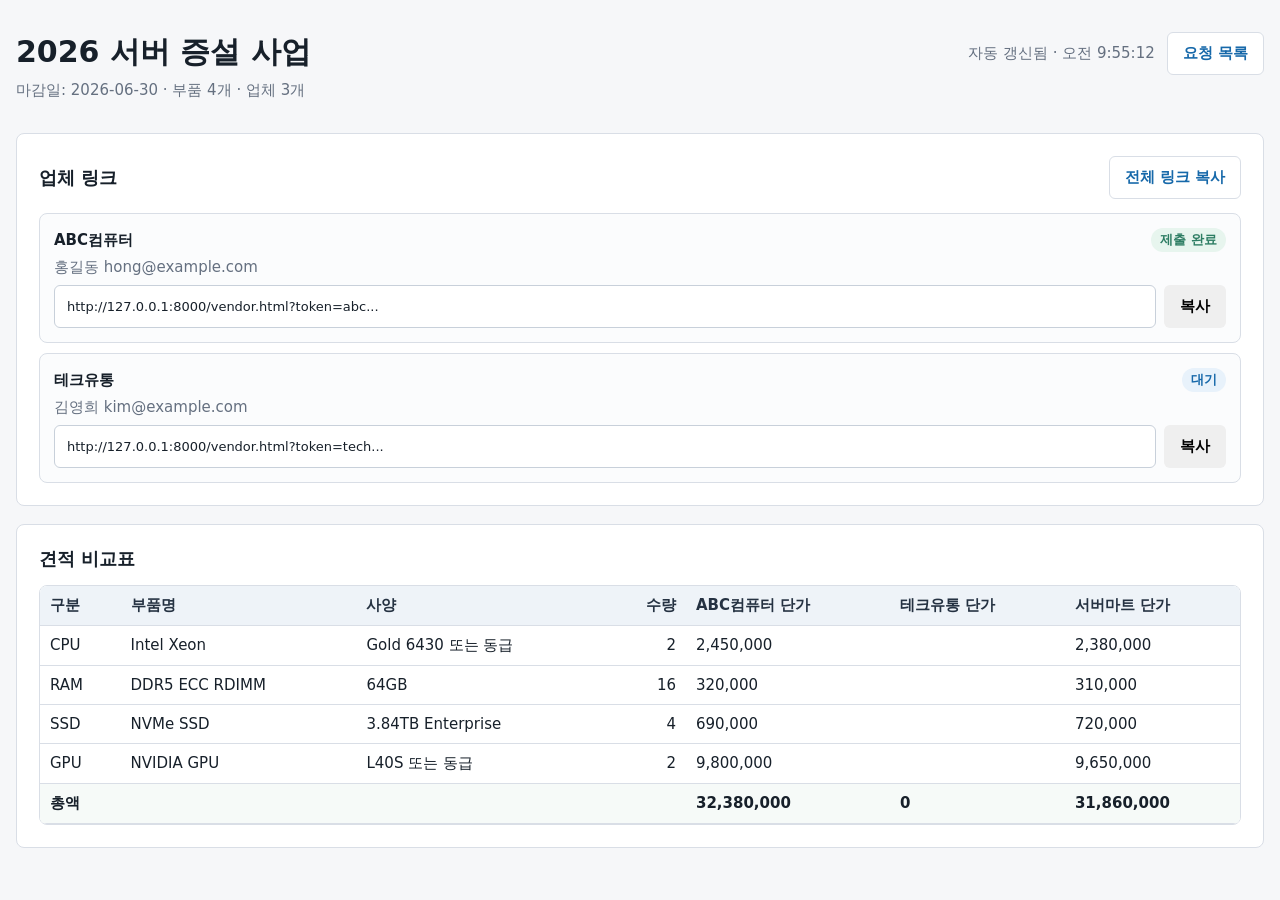
<file: static/preview-admin.html>
<!doctype html>
<html lang="ko">
  <head>
    <meta charset="utf-8" />
    <meta name="viewport" content="width=device-width, initial-scale=1" />
    <title>견적 비교 미리보기</title>
    <link rel="stylesheet" href="./styles.css" />
  </head>
  <body>
    <main class="wide-shell">
      <section class="topbar">
        <div>
          <h1>2026 서버 증설 사업</h1>
          <p>마감일: 2026-06-30 · 부품 4개 · 업체 3개</p>
        </div>
        <div class="actions">
          <span class="muted">자동 갱신됨 · 오전 9:55:12</span>
          <a class="ghost" href="#">요청 목록</a>
        </div>
      </section>
      <section class="panel">
        <div class="section-head">
          <h2>업체 링크</h2>
          <button class="ghost">전체 링크 복사</button>
        </div>
        <div class="list">
          <div class="item">
            <div class="item-title"><span>ABC컴퓨터</span><span class="badge done">제출 완료</span></div>
            <div class="muted">홍길동 hong@example.com</div>
            <div class="copy-row"><input readonly value="http://127.0.0.1:8000/vendor.html?token=abc..." /><button>복사</button></div>
          </div>
          <div class="item">
            <div class="item-title"><span>테크유통</span><span class="badge">대기</span></div>
            <div class="muted">김영희 kim@example.com</div>
            <div class="copy-row"><input readonly value="http://127.0.0.1:8000/vendor.html?token=tech..." /><button>복사</button></div>
          </div>
        </div>
      </section>
      <section class="panel">
        <h2>견적 비교표</h2>
        <div class="table-wrap">
          <table>
            <tr>
              <th>구분</th><th>부품명</th><th>사양</th><th class="right">수량</th>
              <th>ABC컴퓨터 단가</th><th>테크유통 단가</th><th>서버마트 단가</th>
            </tr>
            <tr><td>CPU</td><td>Intel Xeon</td><td>Gold 6430 또는 동급</td><td class="right">2</td><td>2,450,000</td><td></td><td>2,380,000</td></tr>
            <tr><td>RAM</td><td>DDR5 ECC RDIMM</td><td>64GB</td><td class="right">16</td><td>320,000</td><td></td><td>310,000</td></tr>
            <tr><td>SSD</td><td>NVMe SSD</td><td>3.84TB Enterprise</td><td class="right">4</td><td>690,000</td><td></td><td>720,000</td></tr>
            <tr><td>GPU</td><td>NVIDIA GPU</td><td>L40S 또는 동급</td><td class="right">2</td><td>9,800,000</td><td></td><td>9,650,000</td></tr>
            <tr class="total-row"><td colspan="4">총액</td><td>32,380,000</td><td>0</td><td>31,860,000</td></tr>
          </table>
        </div>
      </section>
    </main>
  </body>
</html>
</file>
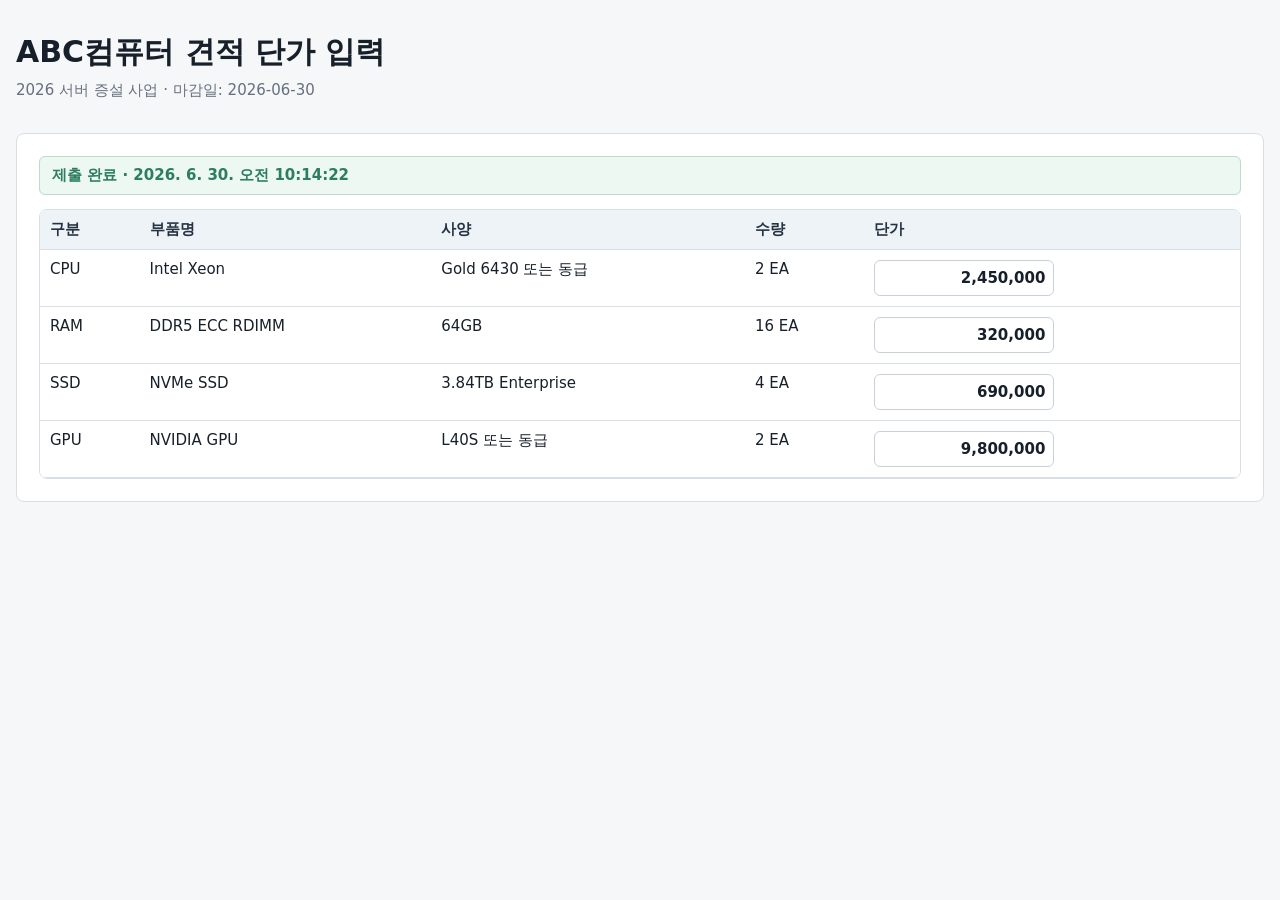
<file: static/preview-vendor.html>
<!doctype html>
<html lang="ko">
  <head>
    <meta charset="utf-8" />
    <meta name="viewport" content="width=device-width, initial-scale=1" />
    <title>업체 입력 미리보기</title>
    <link rel="stylesheet" href="./styles.css" />
  </head>
  <body>
    <main class="wide-shell">
      <section class="topbar">
        <div>
          <h1>ABC컴퓨터 견적 단가 입력</h1>
          <p>2026 서버 증설 사업 · 마감일: 2026-06-30</p>
        </div>
      </section>
      <section class="panel">
        <div class="save-status">제출 완료 · 2026. 6. 30. 오전 10:14:22</div>
        <div class="table-wrap">
          <table>
            <tr><th>구분</th><th>부품명</th><th>사양</th><th>수량</th><th>단가</th></tr>
            <tr><td>CPU</td><td>Intel Xeon</td><td>Gold 6430 또는 동급</td><td>2 EA</td><td><input class="price-input" value="2,450,000" /></td></tr>
            <tr><td>RAM</td><td>DDR5 ECC RDIMM</td><td>64GB</td><td>16 EA</td><td><input class="price-input" value="320,000" /></td></tr>
            <tr><td>SSD</td><td>NVMe SSD</td><td>3.84TB Enterprise</td><td>4 EA</td><td><input class="price-input" value="690,000" /></td></tr>
            <tr><td>GPU</td><td>NVIDIA GPU</td><td>L40S 또는 동급</td><td>2 EA</td><td><input class="price-input" value="9,800,000" /></td></tr>
          </table>
        </div>
      </section>
    </main>
  </body>
</html>
</file>
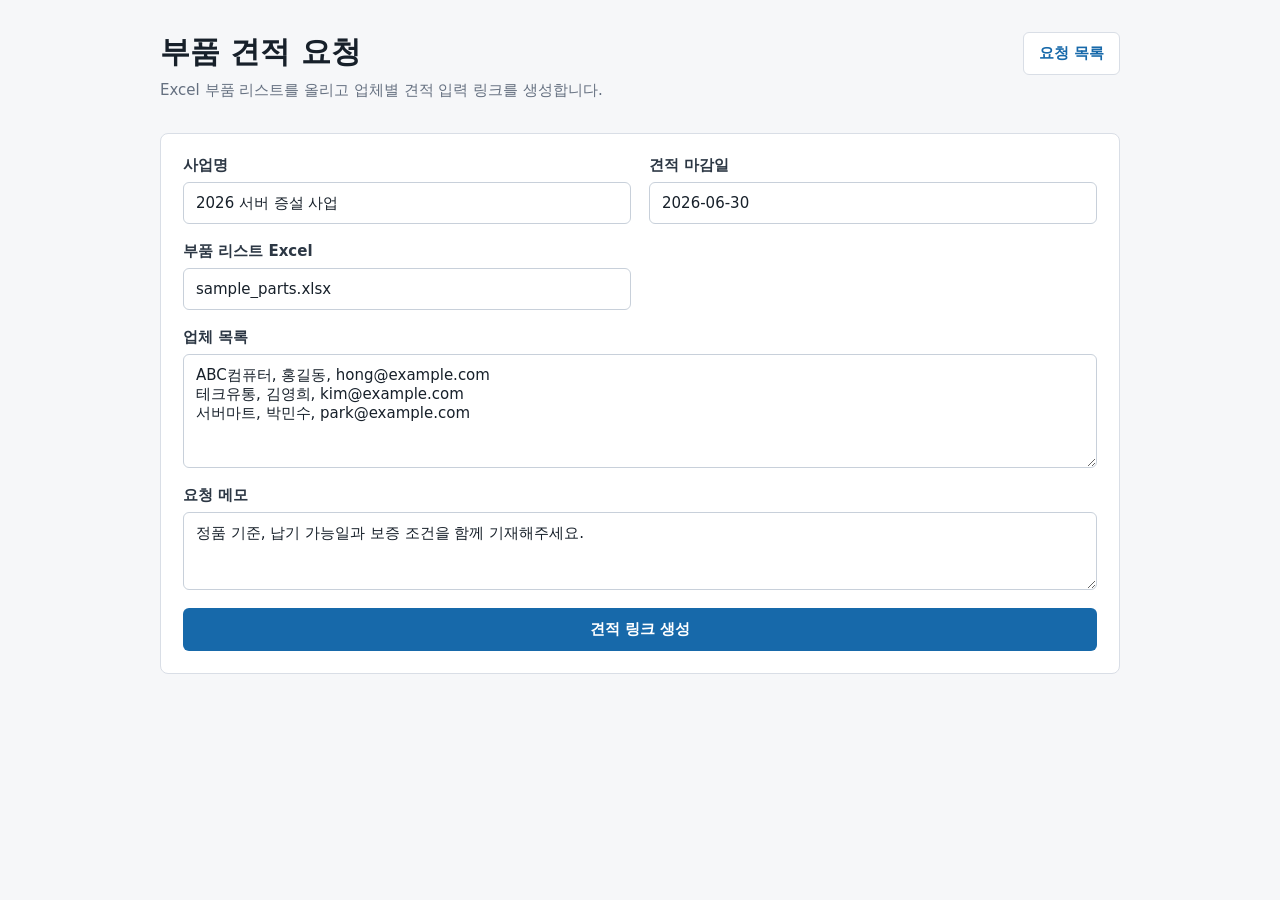
<file: static/preview.html>
<!doctype html>
<html lang="ko">
  <head>
    <meta charset="utf-8" />
    <meta name="viewport" content="width=device-width, initial-scale=1" />
    <title>견적 포털 미리보기</title>
    <link rel="stylesheet" href="./styles.css" />
  </head>
  <body>
    <main class="shell">
      <section class="topbar">
        <div>
          <h1>부품 견적 요청</h1>
          <p>Excel 부품 리스트를 올리고 업체별 견적 입력 링크를 생성합니다.</p>
        </div>
        <a class="ghost" href="#">요청 목록</a>
      </section>
      <section class="panel">
        <form class="form">
          <label>
            <span>사업명</span>
            <input value="2026 서버 증설 사업" />
          </label>
          <label>
            <span>견적 마감일</span>
            <input value="2026-06-30" />
          </label>
          <label>
            <span>부품 리스트 Excel</span>
            <input value="sample_parts.xlsx" />
          </label>
          <label>
            <span>업체 목록</span>
            <textarea rows="5">ABC컴퓨터, 홍길동, hong@example.com
테크유통, 김영희, kim@example.com
서버마트, 박민수, park@example.com</textarea>
          </label>
          <label>
            <span>요청 메모</span>
            <textarea rows="3">정품 기준, 납기 가능일과 보증 조건을 함께 기재해주세요.</textarea>
          </label>
          <button class="primary" type="button">견적 링크 생성</button>
        </form>
      </section>
    </main>
  </body>
</html>
</file>
<file: static/styles.css>
:root {
  color-scheme: light;
  --bg: #f6f7f9;
  --panel: #ffffff;
  --text: #17202a;
  --muted: #657080;
  --line: #d9dee6;
  --primary: #1769aa;
  --primary-dark: #0f4f82;
  --accent: #2d7d63;
  --warning: #a15c00;
}

* {
  box-sizing: border-box;
}

body {
  margin: 0;
  background: var(--bg);
  color: var(--text);
  font-family: "Segoe UI", "Malgun Gothic", system-ui, sans-serif;
  font-size: 15px;
}

.shell,
.wide-shell {
  width: min(960px, calc(100% - 32px));
  margin: 0 auto;
  padding: 32px 0;
}

.wide-shell {
  width: min(1280px, calc(100% - 32px));
}

.topbar {
  display: flex;
  align-items: flex-start;
  justify-content: space-between;
  gap: 20px;
  margin-bottom: 18px;
}

h1,
h2,
p {
  margin-top: 0;
}

h1 {
  margin-bottom: 8px;
  font-size: 30px;
}

h2 {
  margin-bottom: 14px;
  font-size: 18px;
}

.section-head,
.actions {
  display: flex;
  align-items: center;
  justify-content: space-between;
  gap: 12px;
}

.section-head {
  margin-bottom: 14px;
}

.section-head h2,
.section-head p {
  margin-bottom: 0;
}

.actions {
  justify-content: flex-end;
  flex-wrap: wrap;
}

p,
.muted {
  color: var(--muted);
}

.panel {
  background: var(--panel);
  border: 1px solid var(--line);
  border-radius: 8px;
  padding: 22px;
  margin-bottom: 18px;
}

.form {
  display: grid;
  grid-template-columns: 1fr 1fr;
  gap: 18px;
}

.full-row {
  grid-column: 1 / -1;
}

label {
  display: grid;
  gap: 7px;
  color: #2c3744;
  font-weight: 600;
}

label:has(textarea),
label:has(input[type="file"]) {
  grid-column: 1 / -1;
}

input,
textarea {
  width: 100%;
  border: 1px solid #c8d0da;
  border-radius: 6px;
  padding: 11px 12px;
  color: var(--text);
  font: inherit;
  font-weight: 400;
  background: #fff;
}

textarea {
  resize: vertical;
}

button,
.ghost {
  border-radius: 6px;
  border: 1px solid transparent;
  padding: 11px 15px;
  font: inherit;
  font-weight: 700;
  text-decoration: none;
  cursor: pointer;
}

.primary {
  grid-column: 1 / -1;
  background: var(--primary);
  color: white;
}

.primary:hover {
  background: var(--primary-dark);
}

.ghost {
  background: white;
  border-color: var(--line);
  color: var(--primary);
  white-space: nowrap;
}

.hidden {
  display: none;
}

.list {
  display: grid;
  gap: 10px;
}

.item {
  border: 1px solid var(--line);
  border-radius: 8px;
  padding: 14px;
  background: #fbfcfd;
}

.item-title {
  display: flex;
  align-items: center;
  justify-content: space-between;
  gap: 12px;
  margin-bottom: 6px;
  font-weight: 800;
}

.badge {
  display: inline-flex;
  align-items: center;
  min-height: 24px;
  border-radius: 999px;
  padding: 3px 9px;
  background: #e8f2fb;
  color: var(--primary);
  font-size: 13px;
  font-weight: 800;
}

.badge.done {
  background: #e7f5ee;
  color: var(--accent);
}

.badge.warn {
  background: #fff3df;
  color: var(--warning);
}

.copy-row {
  display: grid;
  grid-template-columns: 1fr auto;
  gap: 8px;
  margin-top: 8px;
}

.copy-row input {
  font-size: 13px;
}

.table-wrap {
  width: 100%;
  overflow: auto;
  border: 1px solid var(--line);
  border-radius: 8px;
}

table {
  width: 100%;
  min-width: 900px;
  border-collapse: collapse;
  background: white;
}

th,
td {
  border-bottom: 1px solid var(--line);
  padding: 10px;
  text-align: left;
  vertical-align: top;
}

th {
  position: sticky;
  top: 0;
  background: #eef3f8;
  color: #253242;
  font-weight: 800;
}

td input {
  min-width: 120px;
  padding: 8px;
}

.manual-table-wrap {
  margin-top: 8px;
}

.manual-parts-table {
  min-width: 760px;
}

.manual-parts-table th:first-child,
.manual-parts-table td:first-child {
  width: 45%;
}

.number-input {
  text-align: right;
}

.icon-button {
  min-width: 36px;
  min-height: 36px;
  padding: 6px;
  border-color: var(--line);
  background: #fff;
  color: #516070;
  font-size: 20px;
  line-height: 1;
}

.price-input {
  max-width: 180px;
  text-align: right;
  font-weight: 800;
}

.save-status {
  min-height: 38px;
  margin-bottom: 14px;
  border: 1px solid #b9ddca;
  border-radius: 6px;
  padding: 9px 12px;
  background: #edf8f2;
  color: var(--accent);
  font-weight: 800;
}

.save-status.status-error {
  border-color: #f0c38f;
  background: #fff7ea;
  color: var(--warning);
}

.vendor-card {
  display: grid;
  grid-template-columns: repeat(4, minmax(0, 1fr));
  gap: 10px;
  margin-bottom: 14px;
}

.vendor-card div {
  border: 1px solid var(--line);
  border-radius: 8px;
  padding: 10px 12px;
  background: #fbfcfd;
}

.vendor-card strong,
.vendor-card span {
  display: block;
}

.vendor-card strong {
  margin-bottom: 4px;
  color: var(--muted);
  font-size: 13px;
}

.submit-bar {
  display: flex;
  align-items: center;
  justify-content: space-between;
  gap: 16px;
  margin-top: 16px;
}

.submit-button {
  min-width: 160px;
}

.portal-login {
  max-width: 680px;
}

.login-form {
  display: grid;
  grid-template-columns: 1fr auto;
  gap: 12px;
  align-items: end;
}

.login-form .primary {
  grid-column: auto;
  min-width: 140px;
}

.project-item {
  display: grid;
  gap: 12px;
}

.project-meta {
  display: flex;
  flex-wrap: wrap;
  gap: 8px 18px;
  color: var(--muted);
}

.project-actions {
  display: flex;
  justify-content: flex-end;
}

.right {
  text-align: right;
}

.total-row td {
  background: #f6faf8;
  font-weight: 800;
}

@media (max-width: 720px) {
  .topbar,
  .form {
    grid-template-columns: 1fr;
    display: grid;
  }

  .section-head,
  .actions,
  .submit-bar {
    align-items: stretch;
    display: grid;
    grid-template-columns: 1fr;
  }

  .vendor-card {
    grid-template-columns: 1fr;
  }

  .login-form {
    grid-template-columns: 1fr;
  }

  h1 {
    font-size: 24px;
  }

  .panel {
    padding: 16px;
  }
}
</file>
